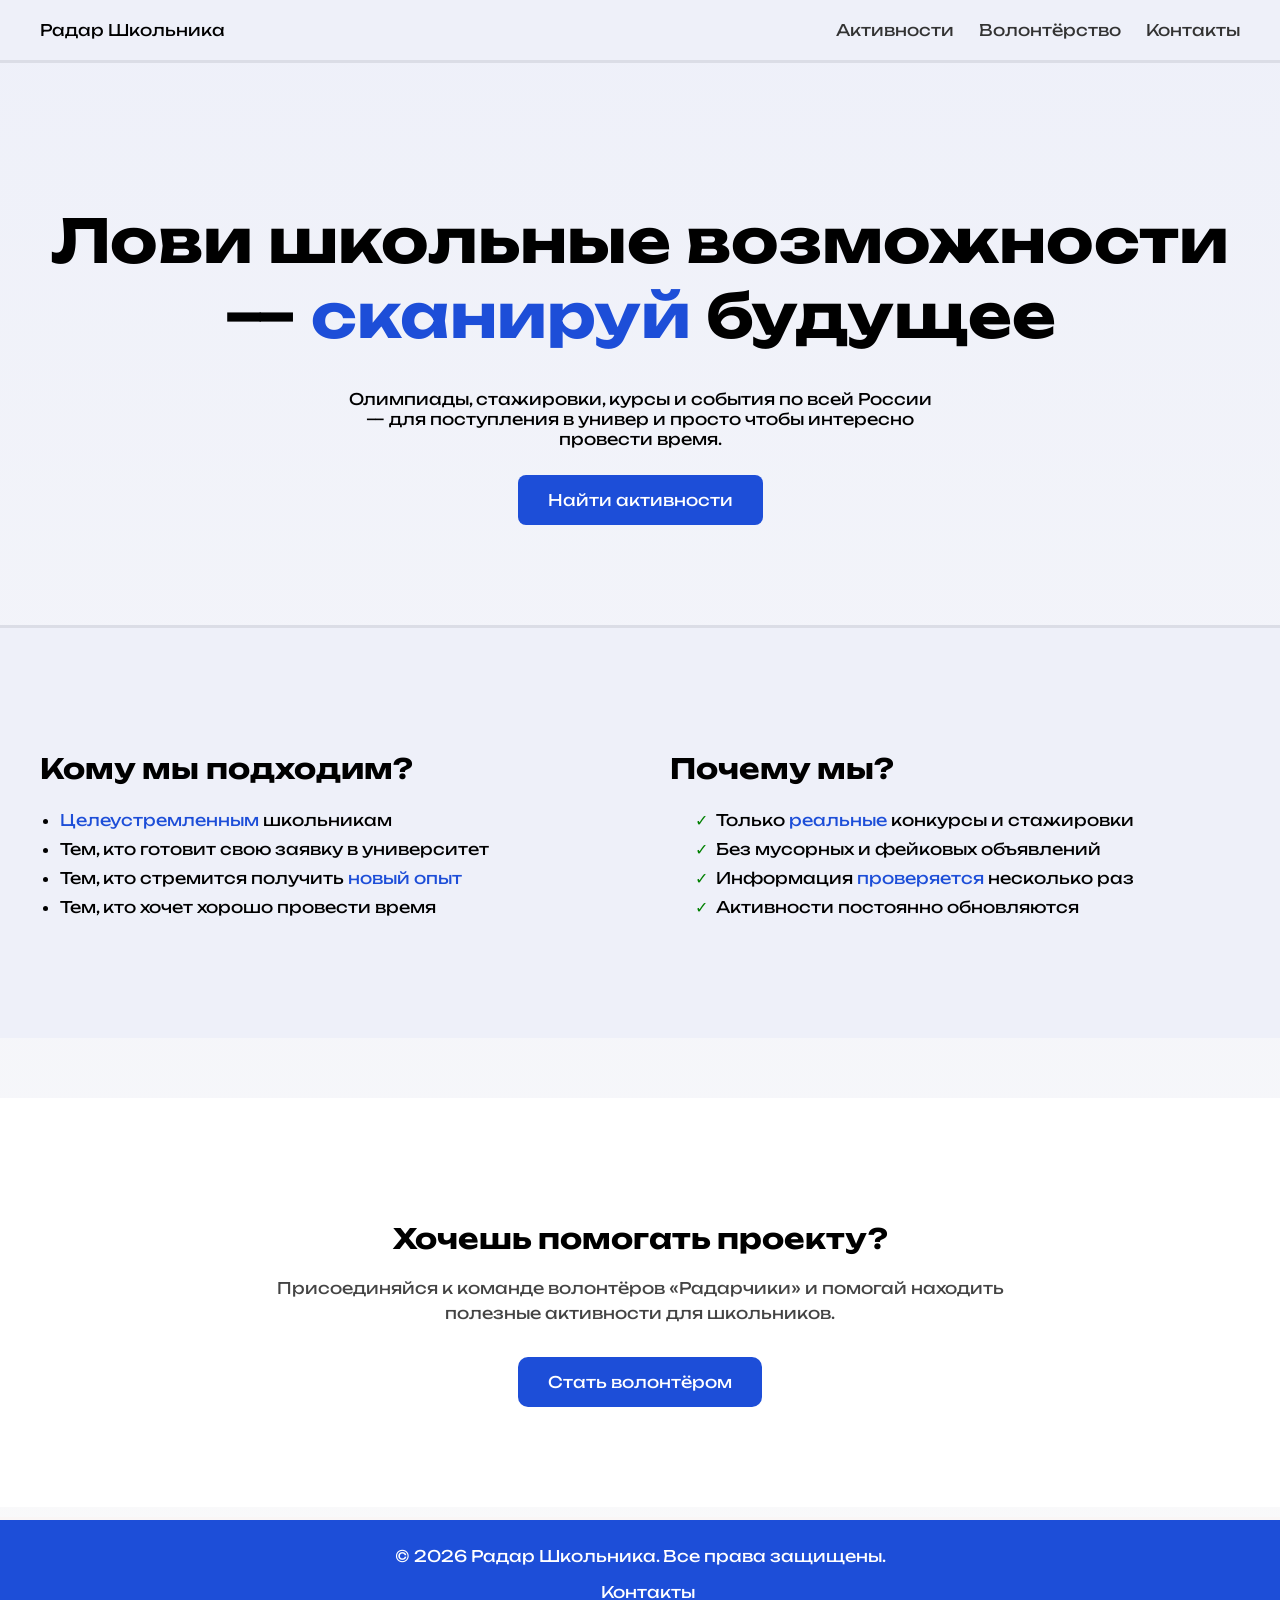
<file: index.html>
<!DOCTYPE html>
<html lang="ru">
<head>
    <meta charset="UTF-8">
    <meta name="viewport" content="width=device-width, initial-scale=1.0">
    <title>Радар Школьника - активности для школьников</title>
    <link rel="stylesheet" href="main.css">
<meta name="description" content="Радар школьника — бесплатный каталог олимпиад, конкурсов, проектов, курсов и волонтёрских программ для школьников. Найди возможности для портфолио, поступления и саморазвития.">

<meta name="keywords" content="олимпиады, конкурсы, школьники, портфолио школьника, волонтёрство, проекты, курсы, стажировки, поступление">

<meta name="author" content="Радар школьника">

<meta name="robots" content="index, follow">

<meta property="og:title" content="Радар школьника">

<meta property="og:description" content="Бесплатный каталог возможностей для школьников: олимпиады, конкурсы, проекты, курсы и волонтёрство.">

<meta property="og:type" content="website">

<meta property="og:locale" content="ru_RU">

<meta property="og:url" content="https://https://adeliyasalyahetdinova-code.github.io/radar//"></head>
<body>
    <div class="wrapper">
        <header class="header">
            <div class="container">
                <div class="logo">
                    <span class="logo-text">Радар Школьника</span>
                </div>

                <nav class="nav">
                    <a class="nav__link" href="https://adeliyasalyahetdinova-code.github.io/radar/activities.html">Активности</a>
                    <a class="nav__link" href="https://taplink.cc/radarschool">Волонтёрство</a>
                    <a class="nav__link" href="mailto:radarschool1@gmail.com">Контакты</a>
                </nav>
            </div>
        </header>
    
        <div class="hero container">
            <h1 class="hero__title">Лови школьные возможности —  <span class="accent">сканируй</span> будущее </h1>
            <p class="hero__subtitle">Олимпиады, стажировки, курсы и события по всей России — для поступления в универ и просто чтобы интересно провести время.</p>
            <a href="https://adeliyasalyahetdinova-code.github.io/radar/activities.html" class="hero__button">Найти активности</a>
        </div>
            
        <section class="audience">
            <div class="audience__container">
                <div class="audience__left">
                    <h2 class="audience__title">Кому мы подходим?</h2>
                    <ul class="audience__list">
                        <li><span class="accent">Целеустремленным</span> школьникам</li>
                        <li>Тем, кто готовит свою заявку в университет</li>
                        <li>Тем, кто стремится получить <span class="accent">новый опыт</span></li>
                        <li>Тем, кто хочет хорошо провести время</li>
                    </ul>
                </div>

                <div class="audience__right">
                    <div class="trust">
                        <h2 class="trust__title">Почему мы?</h2>
                        <ul class="trust__list">
                            <div class="trust__item">Только <span class="accent">реальные</span> конкурсы и стажировки</div>
                            <div class="trust__item">Без мусорных и фейковых объявлений</div>
                            <div class="trust__item">Информация <span class="accent">проверяется</span> несколько раз</div>
                            <div class="trust__item">Активности постоянно обновляются</div>
                        </ul>
                    </div>
                </div>
            </div>
        </section>

        <section id="volunteer" class="volunteer">
            <div class="volunteer__container">
                <h2 class="volunteer__title">Хочешь помогать проекту?</h2>
                <p class="volunteer__text">
                    Присоединяйся к команде волонтёров «Радарчики» и помогай находить полезные активности для школьников.
                </p>
                <a href="https://taplink.cc/radarschool" class="volunteer__button" target="_blank">
                    Стать волонтёром
                </a>
            </div>
        </section>

        <footer class="footer">
            <p>© 2026 Радар Школьника. Все права защищены.</p>
            <a href="mailto:radarschool1@gmail.ru" class="footer-link">Контакты</a>
        </footer>  
    </div>
</body>
</html>
</file>
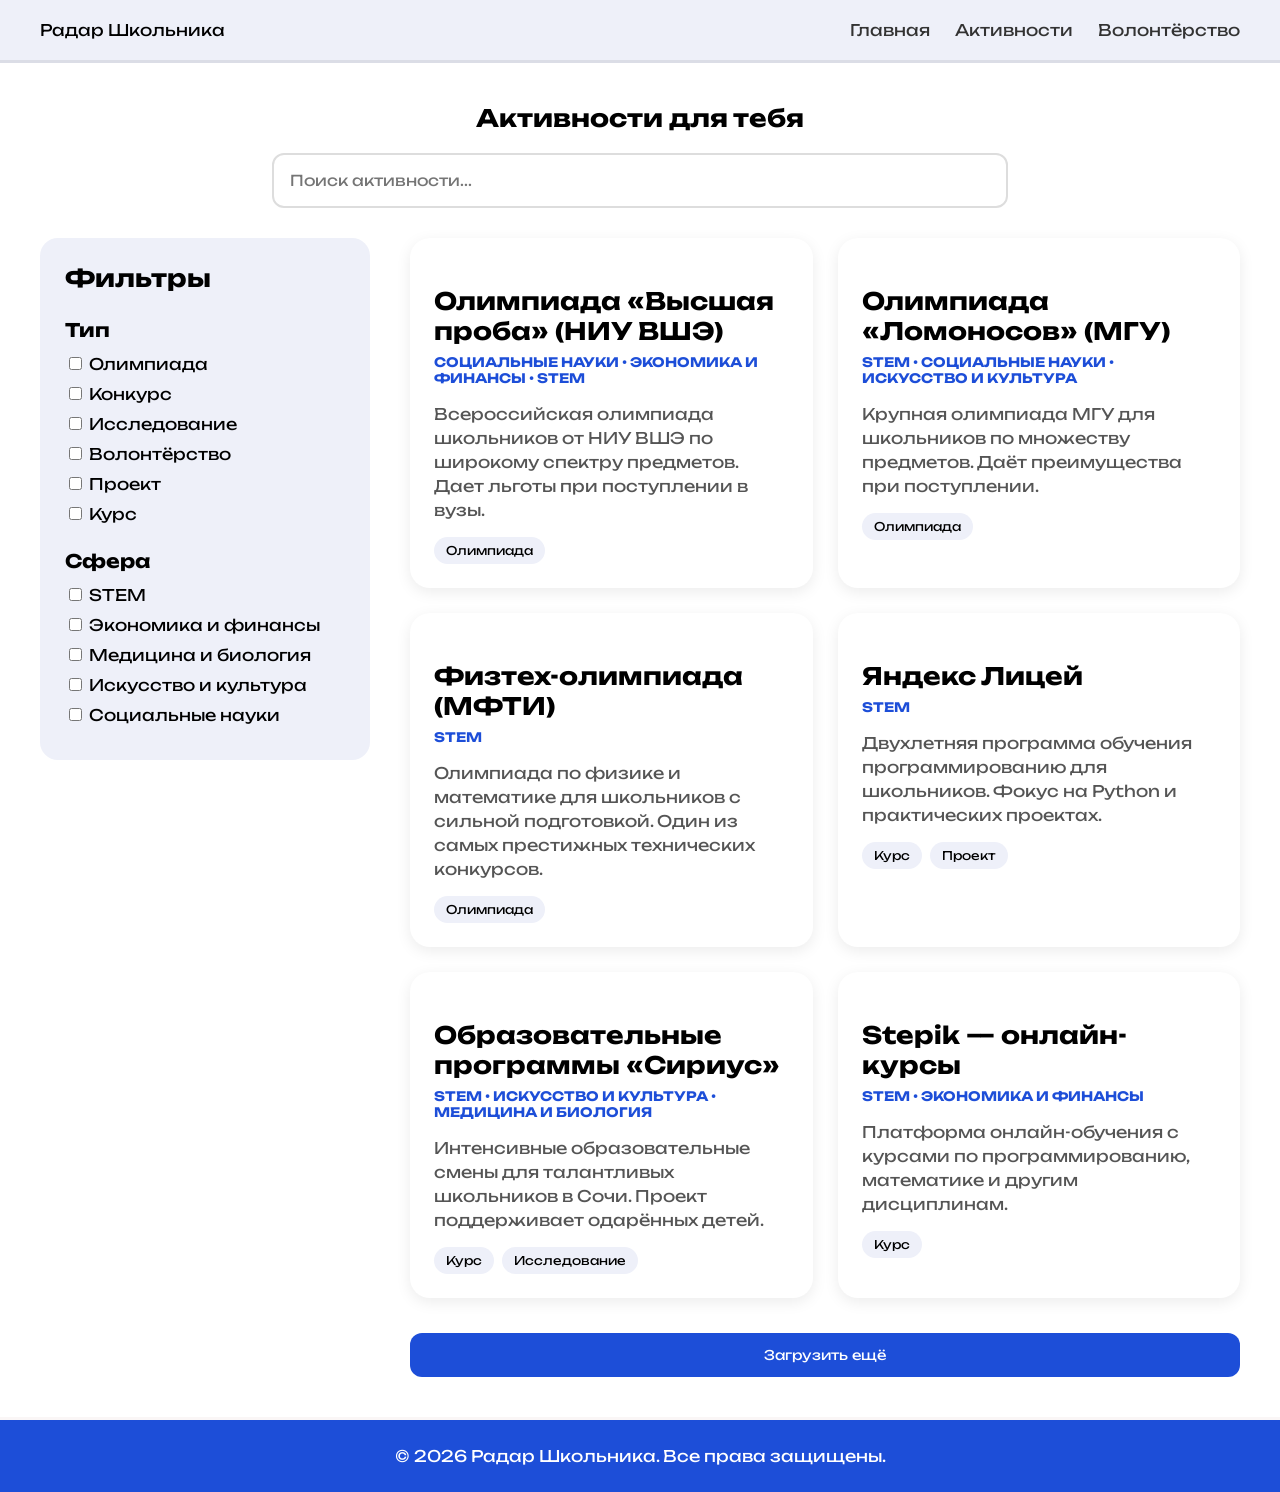
<file: activities.html>
<!DOCTYPE html>
<html lang="en">
<head>
    <meta charset="UTF-8">
    <meta name="viewport" content="width=device-width, initial-scale=1.0">
    <title>Радар Школьника - Активности Для Школьников</title>
    <link rel="stylesheet" href="activities.css">
    <link rel="stylesheet" href="main.css">
    <meta name="description" content="Каталог олимпиад, конкурсов, проектов, курсов и волонтёрских программ для школьников. Используй поиск и фильтры, чтобы быстро найти подходящую активность.">

<meta name="keywords" content="олимпиады, конкурсы, проекты, курсы, STEM, экономика, медицина, искусство, социальные науки">

<meta name="author" content="Радар школьника">

<meta name="robots" content="index, follow">

<meta property="og:title" content="Все активности | Радар школьника">

<meta property="og:description" content="Подборка возможностей для школьников с удобным поиском и фильтрами.">

<meta property="og:type" content="website">

<meta property="og:locale" content="ru_RU">

<meta property="og:url" content="https://<meta name="description" content="Каталог олимпиад, конкурсов, проектов, курсов и волонтёрских программ для школьников. Используй поиск и фильтры, чтобы быстро найти подходящую активность.">

<meta name="keywords" content="олимпиады, конкурсы, проекты, курсы, STEM, экономика, медицина, искусство, социальные науки">

<meta name="author" content="Радар школьника">

<meta name="robots" content="index, follow">

<meta property="og:title" content="Все активности | Радар школьника">

<meta property="og:description" content="Подборка возможностей для школьников с удобным поиском и фильтрами.">

<meta property="og:type" content="website">

<meta property="og:locale" content="ru_RU">

<meta property="og:url" content="https://adeliyasalyahetdinova-code.github.io/radar/activities.html">
</head>
<body>

<header class="header">
    <div class="container">

        <div class="logo">
            <span class="logo-text">Радар Школьника</span>
        </div>

        <nav class="nav">
            <a href="https://adeliyasalyahetdinova-code.github.io/radar">Главная</a>
            <a href="https://adeliyasalyahetdinova-code.github.io/radar/activities.html">Активности</a>
            <a href="https://taplink.cc/radarschool">Волонтёрство</a>
        </nav>

    </div>
</header>

<section class="activities-page">

    <!-- СВЕРХУ -->
    <div class="activities-top">
        <h1>Активности для тебя</h1>

        <input
            type="text"
            class="search"
            placeholder="Поиск активности..."
        >
    </div>

    <!-- ГЛАВНЫЙ LAYOUT (ВАЖНО!) -->
    <div class="activities-layout">

        <aside class="filters">

            <h2>Фильтры</h2>

            <div class="filter-group">
                <h3>Тип</h3>
                <label><input type="checkbox"> Олимпиада</label>
                <label><input type="checkbox"> Конкурс</label>
                <label><input type="checkbox"> Исследование</label>
                <label><input type="checkbox"> Волонтёрство</label>
                <label><input type="checkbox"> Проект</label>
                <label><input type="checkbox"> Курс</label>
            </div>

            <div class="filter-group">
                <h3>Сфера</h3>
                <label><input type="checkbox"> STEM</label>
                <label><input type="checkbox"> Экономика и финансы</label>
                <label><input type="checkbox"> Медицина и биология</label>
                <label><input type="checkbox"> Искусство и культура</label>
                <label><input type="checkbox"> Социальные науки</label>
            </div>

        </aside>

        <main class="activities-content">

            <div id="cards-container" class="cards-container"></div>

        </main>

    </div>

</section>

<footer class="footer">
    <p>© 2026 Радар Школьника. Все права защищены.</p>
</footer>




 <div id="modal" class="modal hidden">
  <div class="modal-content">

    <span id="closeModal" class="close">&times;</span>

    <h2 id="modalTitle"></h2>

    <div id="modalFields" class="modal-fields"></div>

    <div id="modalTypes" class="modal-types"></div>

    <p id="modalDescription"></p>

    <div class="modal-left">
      <a id="modalLink" class="modal-link" target="_blank">
        <span class="modal-link-arrow">➜</span>
        Перейти на сайт
      </a>
    </div>

  </div>
 </div>


   <script src="activities.js"></script>
 
</body>
</html>
</file>
<file: main.css>
@import url('https://fonts.googleapis.com/css2?family=Unbounded:wght@200..900&display=swap');

body {
    font-family: 'Unbounded', cursive;
    font-weight: 400;
    margin: 0;
    padding: 0;
}


 a {
    color: #333;
    text-decoration: none;
}

img {
    width: 100%;
    height: auto;
}

.wrapper {
    background: linear-gradient(180deg, #eef0f9, hsl(240, 9%, 98%));
    width: 100%;
    margin: 0 auto;
    padding: 0;
    border-bottom: 3px solid rgba(0, 0, 0, 0.08);
}
.header {
    background-color: #eef0f9;
    padding: 20px 0;
    border-bottom: 3px solid rgba(0, 0, 0, 0.08);
}
.container {
    display: flex;
    justify-content: space-between;
    align-items: center;

    max-width: 1200px;
    margin: 0 auto;
    padding: 0 40px;
    width: 100%;
}
.header__logo {
    text-transform: uppercase;
    font-size: 24px;
    font-weight: 700;
}
.header__inner {
    display: flex;
    gap: 20px;
    font-size: 18px;
}   

.nav {
    display: flex;
    gap: 25px;
    align-items: center;
}

.hero {
    display: flex;
    flex-direction: column;
    align-items: center;
    text-align: center;
    padding: 100px 40px;
}

.hero__title {
    font-size: 60px;
    margin-bottom: 20px;
}

.hero__subtitle {
    margin-bottom: 0 auto 40px;
    max-width: 600px;
}

.hero__button {
    margin-top: 10px;
    display: inline-block;
    padding: 15px 30px;
    background: #1D4ED8;
    color: white;
    border-radius: 8px;
}

.accent {
    color: #1D4ED8;
}






.audience {
    padding: 100px 40px;
    background-color: #eef0f9;
    border-top: 3px solid rgba(0, 0, 0, 0.08);
}

.audience__container {
    display: flex;
    justify-content: space-between;
    gap: 60px;
    max-width: 1200px;
    margin: 0 auto;
    align-items: stretch;
}

.audience__title,
.trust__title {
    font-size: 28px;
    margin-bottom: 20px;
}

.audience__list,
.trust__list {
    list-style: disc;
    padding-left: 20px;
    line-height: 1.8;
    font-size: 16px;
}





.trust__item {
    padding-left: 5px;
}

.trust__item::before {
    content: "✓";
    color: green;
    margin-right: 8px;
}

.audience__left,
.audience__right {
    flex: 1;
}


.volunteer {
    margin-top: 60px;
    padding: 100px 40px;
    text-align: center;
    background: #ffffff;
}

.volunteer__container {
    max-width: 800px;
    margin: 0 auto;
}

.volunteer__title {
    font-size: 28px;
    margin-bottom: 20px;
}

.volunteer__text {
    font-size: 16px;
    margin-bottom: 30px;
    line-height: 1.6;
    color: #444;
}

.volunteer__button {
    display: inline-block;
    padding: 15px 30px;
    background: #1D4ED8;
    color: #fff;
    border-radius: 10px;
    text-decoration: none;
    transition: 0.2s;
}

.volunteer__button:hover {
    opacity: 0.7;
}

.logo-img {
    width: 40px;
    height: 40px;
}
.logo {
    display: flex;
    align-items: center;
    gap: 10px;
}

.footer {
    border-top: 3px solid rgb(250, 246, 246);
    background-color: #1D4ED8;
    color: white;
    padding: 10px;
    text-align: center;
    margin-top: 10px;
}

.footer-link {
    color: white;
    text-decoration: none;
    margin-left: 15px;
}

.footer-link:hover {
    text-decoration: underline;
}
html {
  scroll-behavior: smooth;
}


/* ========================= */
/* Планшеты */
/* ========================= */

@media (max-width: 900px) {

.container{
    padding: 0 20px;
}

.hero__title{
    font-size:42px;
}

.audience__container{
    flex-direction:column;
}

.nav{
    gap:15px;
}

}

/* ========================= */
/* Телефоны */
/* ========================= */

@media (max-width:600px){

.header .container{
    flex-direction:column;
    gap:20px;
}

.nav{
    flex-wrap:wrap;
    justify-content:center;
}

.hero{
    padding:60px 20px;
}

.hero__title{
    font-size:32px;
}

.hero__subtitle{
    font-size:15px;
}

.audience{
    padding:60px 20px;
}

.volunteer{
    padding:60px 20px;
}

.footer{
    font-size:14px;
}

}
</file>
<file: activities.css>
.activities-page {
max-width: 1400px;
margin: 40px auto;
padding: 0 40px;
}

/* верхний блок поиска */
.activities-top {
text-align: center;
margin-bottom: 30px;
}

.activities-title {
font-size: 36px;
margin-bottom: 15px;
}

.search {
width: 100%;
max-width: 700px;
padding: 16px;
border-radius: 12px;
border: 2px solid #ddd;
font-family: inherit;
font-size: 15px;
}

/* нижняя часть (фильтры + карточки) */
.activities-layout {
display: flex;
gap: 40px;
}

/* фильтры */
.filters {
width: 280px;
background: #eef0f9;
padding: 25px;
border-radius: 18px;
height: fit-content;
}

.filters h2 {
margin-top: 0;
}

.filter-group {
margin-top: 25px;
}

.filter-group h3 {
margin-bottom: 12px;
}

.filter-group label {
display: block;
margin-bottom: 10px;
cursor: pointer;
}

/* карточки */
.activities-content {
flex: 1;
}

.cards-container {
display: grid;
grid-template-columns: repeat(auto-fill, minmax(320px, 1fr));
gap: 25px;
}

/* карточка */
.card {
background: white;
border-radius: 20px;
padding: 24px;
cursor: pointer;
box-shadow: 0 4px 15px rgba(0,0,0,0.08);
transition: 0.2s;
}

.card:hover {
transform: translateY(-5px);
}

.card-title {
font-size: 24px;
margin-bottom: 8px;
}

.card-field {
color: #1D4ED8;
font-size: 13px;
font-weight: 700;
text-transform: uppercase;
margin-bottom: 15px;
}

.card-description {
color: #555;
line-height: 1.5;
margin-bottom: 15px;
}

.card-tags {
display: flex;
gap: 8px;
flex-wrap: wrap;
}

.card-tag {
background: #eef0f9;
padding: 6px 12px;
border-radius: 999px;
font-size: 12px;
}

#loadMore {
    grid-column: 1 / -1;
    padding: 14px 20px;
    margin-top: 10px;
    border: none;
    border-radius: 12px;
    background: #1D4ED8;
    color: white;
    cursor: pointer;
    font-family: inherit;
}

#loadMore:hover {
    opacity: 0.8;
}

.modal {
  position: fixed;
  top: 0;
  left: 0;
  width: 100%;
  height: 100%;
  background: rgba(0,0,0,0.6);
  display: flex;
  justify-content: center;
  align-items: center;
  z-index: 999;
}

.modal.hidden {
  display: none;
}

.modal-content {
  background: white;
  width: 80%;
  max-width: 700px;
  padding: 30px;
  border-radius: 16px;
  position: relative;
}

.close {
  position: absolute;
  top: 10px;
  right: 15px;
  font-size: 28px;
  cursor: pointer;
}

.modal-fields {
  color: #1D4ED8;
  font-weight: bold;
  margin: 10px 0;
}

.modal-types span {
  background: #eef0f9;
  padding: 5px 10px;
  border-radius: 999px;
  margin-right: 6px;
  font-size: 12px;
}


.modal {
  display: flex;
}

/* левая колонка */
.modal-left {
  width: 180px;
  background: #ffffff;
  display: flex;
  align-items: center;
  justify-content: center;
  border-right: 1px solid rgba(255,255,255,0.1);
}

/* ссылка-кнопка */
.modal-link {
  display: flex;
  align-items: center;
  gap: 10px;

  padding: 12px 16px;
  background: #1D4ED8;
  color: white;
  text-decoration: none;

  font-weight: 600;
  border-radius: 10px;

  transition: 0.2s;
}

.modal-link:hover {
  background: #1D4ED8;
  transform: translateX(4px);
}

/* стрелка */
.modal-link-arrow {
  font-size: 18px;
  transition: 0.2s;
}

.modal-link:hover .modal-link-arrow {
  transform: translateX(3px);
}

#modal {
  border: 5px solid blue;
}

/* ========================= */
/* Планшеты */
/* ========================= */

@media (max-width:900px){

.activities-layout{
    flex-direction:column;
}

.filters{
    width:100%;
}

}

/* ========================= */
/* Телефоны */
/* ========================= */

@media (max-width:600px){

.activities-page{
    padding:0 20px;
}

.activities-title{
    font-size:30px;
}

.search{
    width:100%;
}

.cards-container{
    grid-template-columns:1fr;
}

.card{
    padding:20px;
}

.card-title{
    font-size:20px;
}

}
</file>
